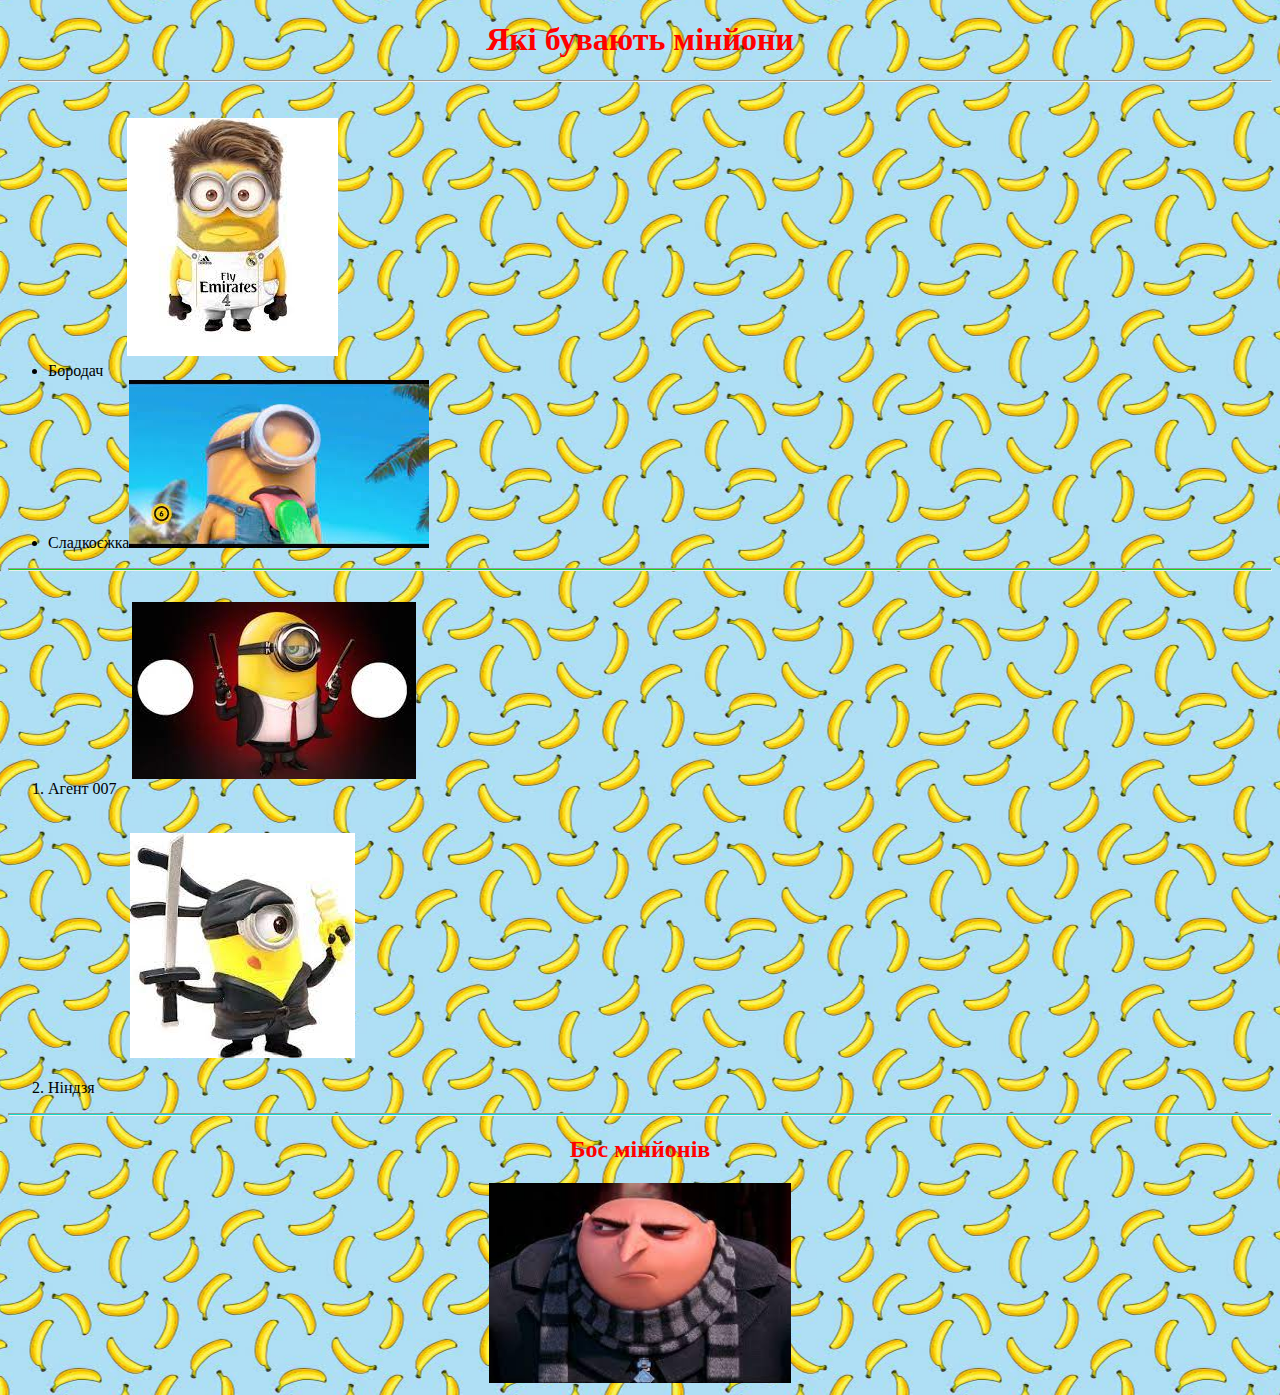
<file: Lesson 2/index.html>
<!DOCTYPE html>
<html lang="en">

<head>
    <meta charset="UTF-8">
    <meta name="viewport" content="width=device-width, initial-scale=1.0">
    <title>Homework2</title>
</head>

<body
    style="background-image:url([data-uri]);background-size: auto; background-position: center; background-repeat: auto;">
    <center>
        <h1 style="color: red;">Які бувають мінйони</h1>
    </center>
    <hr style="color: red;">
    <ul>
        <li> Бородач <img style="padding: 20px;"
                src="[data-uri]"
                alt=""></li>
        <li>Сладкоєжка<img
                src="[data-uri]"
                alt=""></li>
    </ul>
    <hr style="background-color: rgb(15, 214, 31); height: 1px; ">
    <ol>
        <li>Агент 007<img style="padding:15px;"
                src="[data-uri]"
                alt=""></li>
        <li>Ніндзя<img style="padding:35px;"
                src="[data-uri]"
                alt=""></li>
    </ol>
    <hr style="background-color: rgb(12, 219, 202); height: 1px;">
    <center>
        <h2 style="color: red;">Бос мінйонів</h2>
        <img style="width: 200p;height: 200px;"
         src="[data-uri]"
            alt="">
    </center>

</body>

</html>
</file>
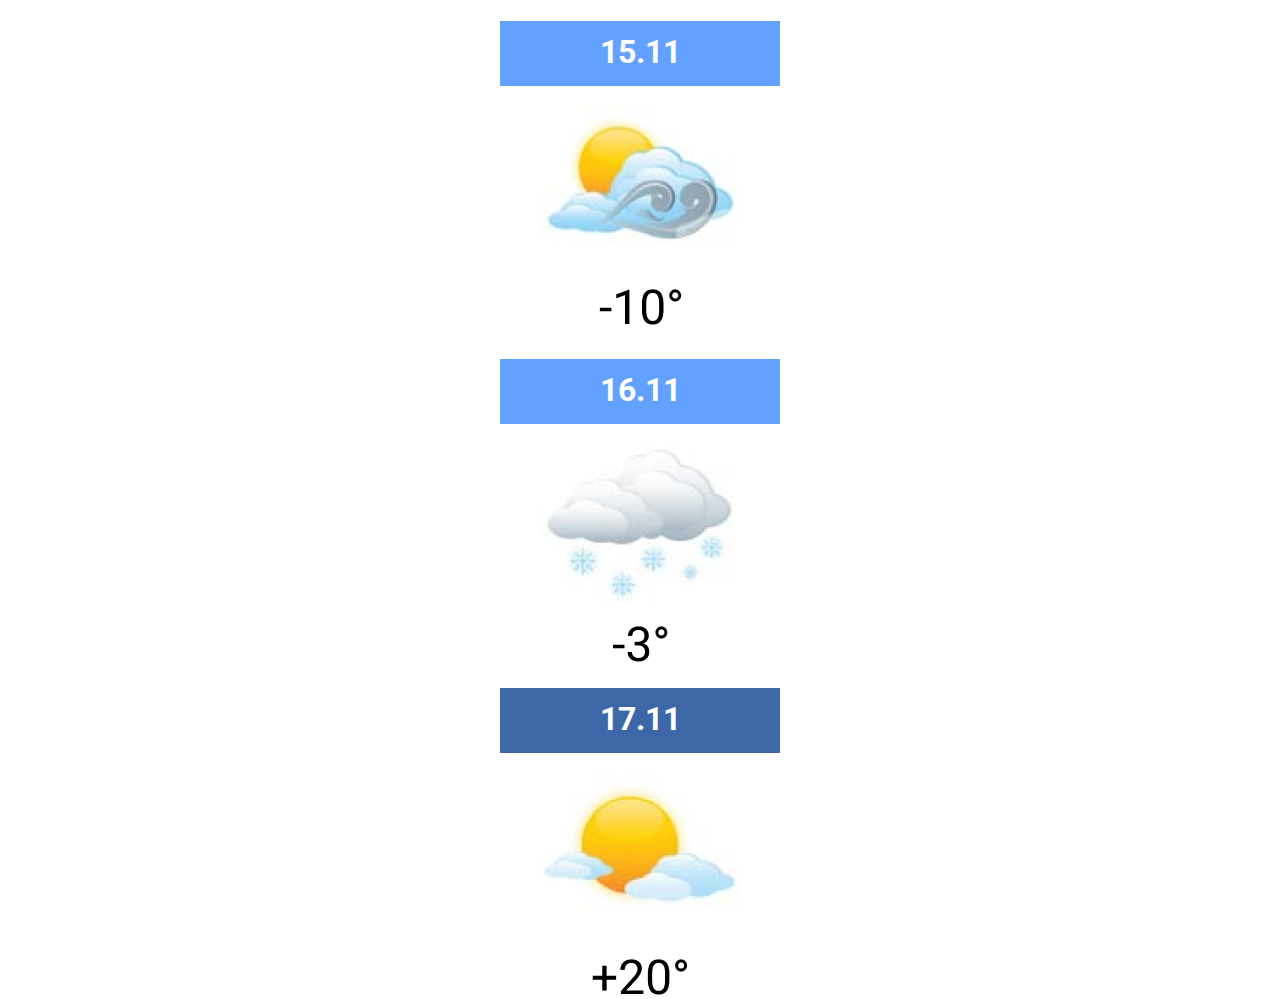
<file: Lesson 3/index.html>
<!DOCTYPE html>
<html lang="en">

<head>
    <meta charset="UTF-8">
    <link rel="preconnect" href="https://fonts.gstatic.com">
    <link href="https://fonts.googleapis.com/css2?family=Roboto:ital,wght@1,300&display=swap" rel="stylesheet">
    <meta name="viewport" content="width=device-width, initial-scale=1.0">
    <title>Homework 3</title>
</head>

<body style="background-color: #ffffff;">
    <center>
        <div>
            <div style="background-color: #62A1FF; width: 280px;height: 65px; ">

                <h1
                    style="color: #ffffff; padding:12px;width: 91.99; height: 42;font-family: -apple-system, BlinkMacSystemFont, 'Segoe UI', Roboto, Oxygen, Ubuntu, Cantarell, 'Open Sans', 'Helvetica Neue', sans-serif; ">
                    15.11
                </h1>
                <div style="margin: 20px;">
                    <img src="img/weather-blizzard 1sun.png" alt="Хмарно">
                </div>
                <div style="margin: 15px;">
                    <img src="img/-10°.png" alt="-10°">
                </div>
                <div style="background-color: #62A1FF; width: 280px;height: 65px; margin: 30px 30px 30px 0;">
                    <h1
                        style=" color: #ffffff; padding:12px;width: 91.99; height: 42;font-family: -apple-system, BlinkMacSystemFont, 'Segoe UI', Roboto, Oxygen, Ubuntu, Cantarell, 'Open Sans', 'Helvetica Neue', sans-serif; ">
                        16.11
                    </h1>
                    <div style="margin: 20px;">
                        <img src="img/weather-snow 1.png" alt="Снег">
                    </div>
                    <div style="margin: 15px;">
                        <img src="img/-3°.png" alt="-3°">
                    </div>
                    <div style="background-color: #3D67A7; width: 280px;height: 65px; ">
                        <h1
                            style="color: #ffffff; padding:12px;width: 91.99; height: 42;font-family: -apple-system, BlinkMacSystemFont, 'Segoe UI', Roboto, Oxygen, Ubuntu, Cantarell, 'Open Sans', 'Helvetica Neue', sans-serif; ">
                            17.11
                        </h1>
                    </div>
                    <div style="margin: 15px;">
                        <img src="img/weather-sun 1.png" alt="Сонячно">
                    </div>
                    <div style="margin: 20px;">
                        <img src="img/+20°.png" alt="+20°">
                    </div>
                </div>
            </div>


        </div>
    </center>

</body>

</html>
</file>
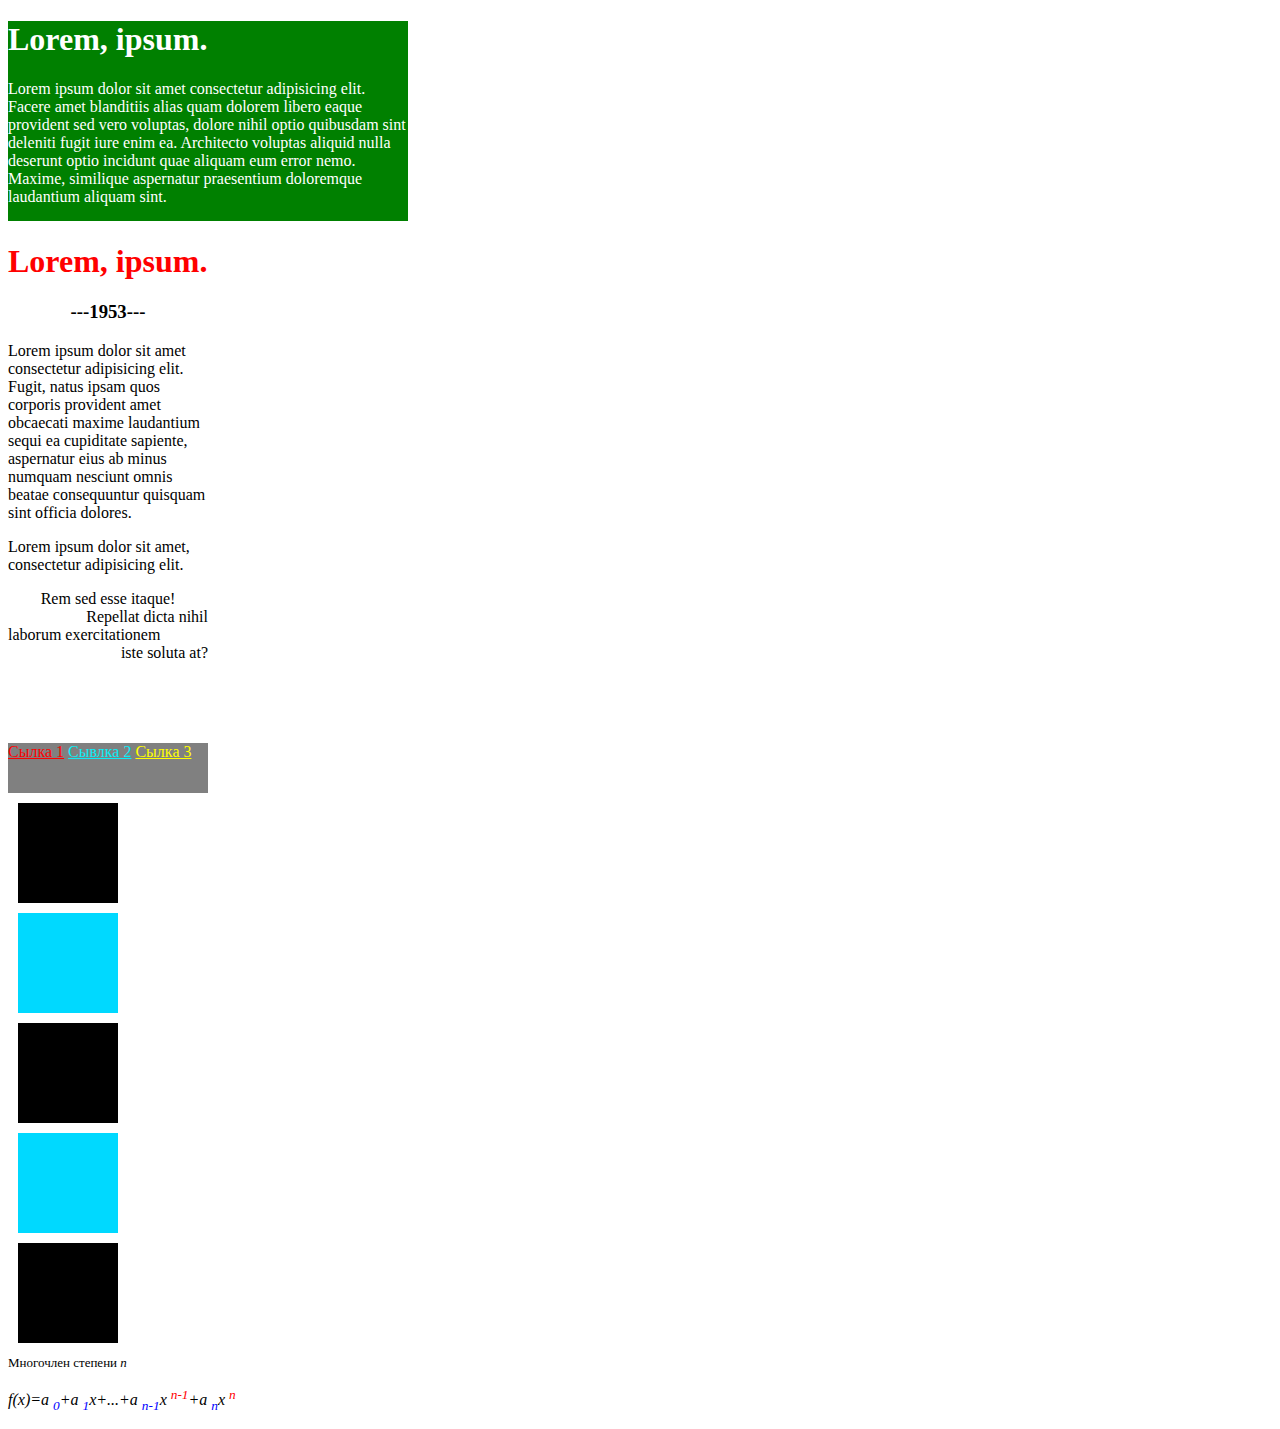
<file: Lesson 4/index.html>
<!DOCTYPE html>
<html lang="en">

<head>
	<link rel="stylesheet" href="style.css">
	<meta charset="UTF-8">
	<meta http-equiv="X-UA-Compatible" content="IE=edge">
	<meta name="viewport" content="width=device-width, initial-scale=1.0">
	<title>Document</title>
	<style>
		sub {
			color: blue;
		}

		sup {
			color: red;
		}
	</style>
</head>

<body>
	<div class="back-color">
		<div>
			<h1 class="color-head">
				Lorem, ipsum.
			</h1>
			<p class="color-head">
				Lorem ipsum dolor sit amet consectetur adipisicing elit. Facere amet blanditiis alias quam dolorem libero
				eaque provident sed vero voluptas, dolore nihil optio quibusdam sint deleniti fugit iure enim ea. Architecto
				voluptas aliquid nulla deserunt optio incidunt quae aliquam eum error nemo. Maxime, similique aspernatur
				praesentium doloremque laudantium aliquam sint.
			</p>
		</div>
	</div>


	<div>
		<div class="wihe">
			<h1 class="color-head2">
				Lorem, ipsum.
			</h1>
			<h3 class="h3">
				---1953---
			</h3>
			<p>
				Lorem ipsum dolor sit amet consectetur adipisicing elit. Fugit, natus ipsam quos corporis provident amet
				obcaecati maxime laudantium sequi ea cupiditate sapiente, aspernatur eius ab minus numquam nesciunt omnis
				beatae consequuntur quisquam sint officia dolores.
			</p>
			<p>
				Lorem ipsum dolor sit amet, consectetur adipisicing elit.
			</p>
			<div class="centeralight">
				Rem sed esse itaque!
			</div>
			<div class="rightcenter">
				Repellat dicta nihil
			</div>
			<div class="leftalight">
				laborum
				exercitationem
			</div>
			<div class="rightcenter">
				iste soluta at?
			</div>
		</div>
	</div>
	<div class="back-color2">
		<div>
			<a class="link3" href="https://www.google.com/webhp?hl=ru&sa=X&ved=0ahUKEwjzsKO19sHuAhWMOcAKHb1oAzoQPAgI">Сылка
				1</a>
			<span><a class="link1" href="https://www.youtube.com">Сывлка 2</a></span>
			<span><a class="link2"
					href="https://www.facebook.com/campaign/landing.php?campaign_id=1600506847&extra_1=s%7Cc%7C303881997266%7Ce%7Cfacebook%7C&placement=&creative=303881997266&keyword=facebook&partner_id=googlesem&extra_2=campaignid%3D1600506847%26adgroupid%3D60825662376%26matchtype%3De%26network%3Dg%26source%3Dnotmobile%26search_or_content%3Ds%26device%3Dc%26devicemodel%3D%26adposition%3D%26target%3D%26targetid%3Dkwd-541132862%26loc_physical_ms%3D1012835%26loc_interest_ms%3D%26feeditemid%3D%26param1%3D%26param2%3D&gclid=CjwKCAiAjeSABhAPEiwAqfxURUeVYFiWPgF7ahNJMwNa5j4C1GI33MtWAhjti9KmveaHSDOTyjMAQhoCB34QAvD_BwE">Сылка
					3</a></span>
		</div>

	</div>
	<div class="div135">

	</div>
	<div class="div24">

	</div>
	<div class="div135">

	</div>
	<div class="div24">

	</div>
	<div class="div135">

	</div>
	<div>
		<span class="span"> Многочлен степени <i>n</i></span>
	</div>
	<div>
		<p class="p">
			f(x)=a <sub>0</sub>+a <sub>1</sub>x+...+a <sub>n-1</sub>x <sup>n-1</sup>+a <sub>n</sub>x <sup>n</sup>
		</p>
	</div>

</body>

</html>
</file>
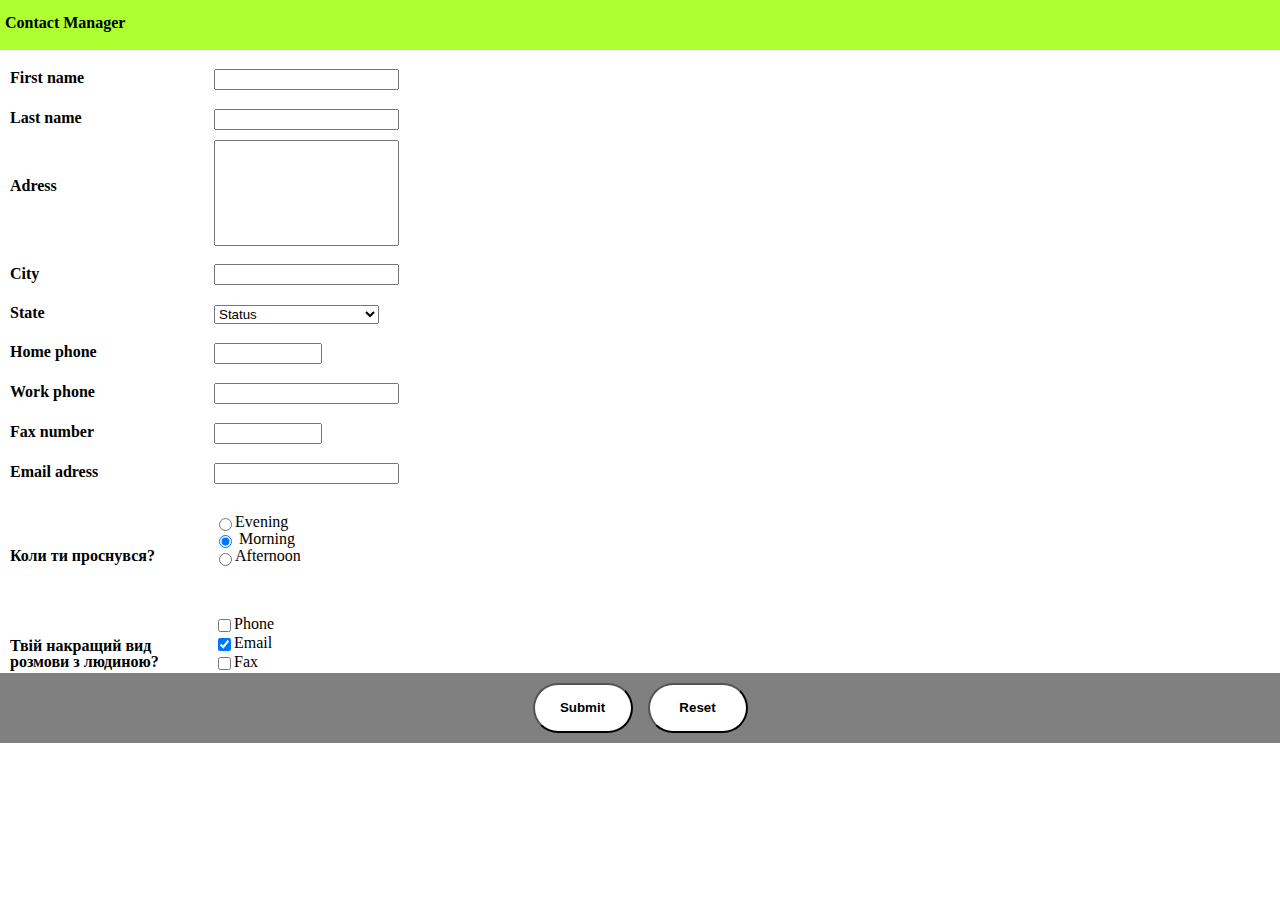
<file: Lesson 6/index.html>
<!DOCTYPE html>
<html lang="en">

<head>
	<link rel="stylesheet" href="css/reset.css">
	<link rel="stylesheet" href="css/style.css">
	<meta charset="UTF-8">
	<meta http-equiv="X-UA-Compatible" content="IE=edge">
	<meta name="viewport" content="width=device-width, initial-scale=1.0">
	<title>Homework 6</title>
</head>

<body>
	<div class="header">
		<p class="text">Contact Manager</p>
	</div>
	<label for="name">First name </label>
	<input type="text" id="name">
	<br>
	<label for="lastnema">Last name</label>
	<input type="text" id="lastame">
	<br>
	<label for="adress">Adress</label>
	<input class="input" type="text" id="adress">
	<br>
	<label for="city">City</label>
	<input type="text" id="city">
	<br>
	<label for="state">State</label>
	<select class="select" name="select">
		<option value="status" selected>Status</option>
		<option value="married">Married</option>
		<option value="hitched">Hitched</option>
		<option value="ringed">Ringed</option>
	</select>
	<br>
	<label for="Home phone">Home phone</label>
	<input class="tel" id="#">
	<br>
	<label for="Work phone">Work phone</label>
	<input type="tel" id="#">
	<br>
	<label for="Fax number">Fax number</label>
	<input class="tel" id="#">
	<br>
	<label for="email adress">Email adress</label>
	<input type="#" id="#">
	<br>
	<div>
		<label for="">Коли ти проснувся?</label>
		<div class="radio">
			<input type="radio" name="#" id="#">Evening <br>
			<input type="radio" name="#" id="#" checked> Morning <br>
			<input type="radio" name="#" id="#">Afternoon <br>
		</div>
		<br>
		<label for="">Твій накращий вид розмови з людиною?</label>
		<div class="checkbox">
			<input type="checkbox" name="#" id="#">Phone <br>
			<input type="checkbox" name="#" id="#" checked>Email <br>
			<input type="checkbox" name="#" id="#">Fax <br>
		</div>
		<div class="footer">
			<button class="btn">
				Submit
			</button>
			<button class="btn">
				Reset
			</button>
		</div>
	</div>
</body>

</html>
</file>
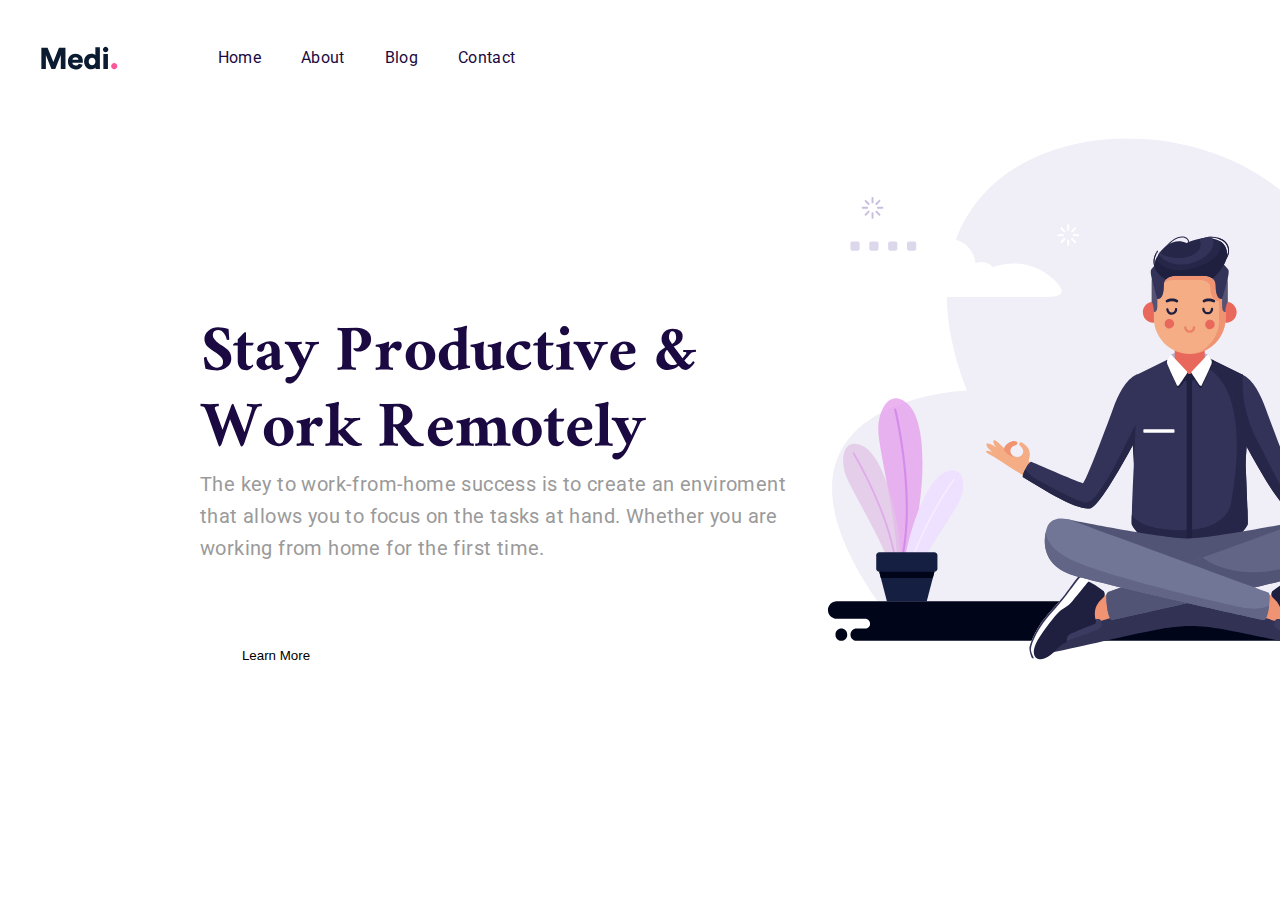
<file: Lesson 8/index.html>
<!DOCTYPE html>
<html lang="en">

<head>
	<meta charset="UTF-8">
	<meta http-equiv="X-UA-Compatible" content="IE=edge">
	<meta name="viewport" content="width=device-width, initial-scale=1.0">
	<link rel="stylesheet" href="css/reset.css">
	<link rel="stylesheet" href="css/style.css">
	<link rel="preconnect" href="https://fonts.gstatic.com">
	<link href="https://fonts.googleapis.com/css2?family=Roboto&display=swap" rel="stylesheet">
	<title>Homework 8</title>
</head>

<body>
	<div class="wrapper">
		<div class="header">

			<img class="header__logo" src="img/logo.svg" alt="logo">

			<ul class="header__menu">
				<li class="header__menu-item"><a href="#" class="header__menu-link">Home</a></li>
				<li class="header__menu-item"><a href="#" class="header__menu-link">About</a></li>
				<li class="header__menu-item"><a href="#" class="header__menu-link">Blog</a></li>
				<li class="header__menu-item"><a href="#" class="header__menu-link">Contact</a></li>
			</ul>
			<button class="btn__sign-in">Sign In</button>
			<button class="btn__sign-up">Sign Up</button>
		</div>
		<div class="about">
			<div class="about__items">
				<p class="about__title"><img src="img/logo2.svg" alt="#"></p>
				<p class="about__text">The key to work-from-home success is to create an
					enviroment that allows you to focus on the tasks at hand. Whether you are working from home for the first
					time.</p>

				<button class="about__btn"> Learn More</button>

			</div>
			<img class="about-man" src="img/man.svg" alt="">
		</div>
	</div>

</body>

</html>
</file>
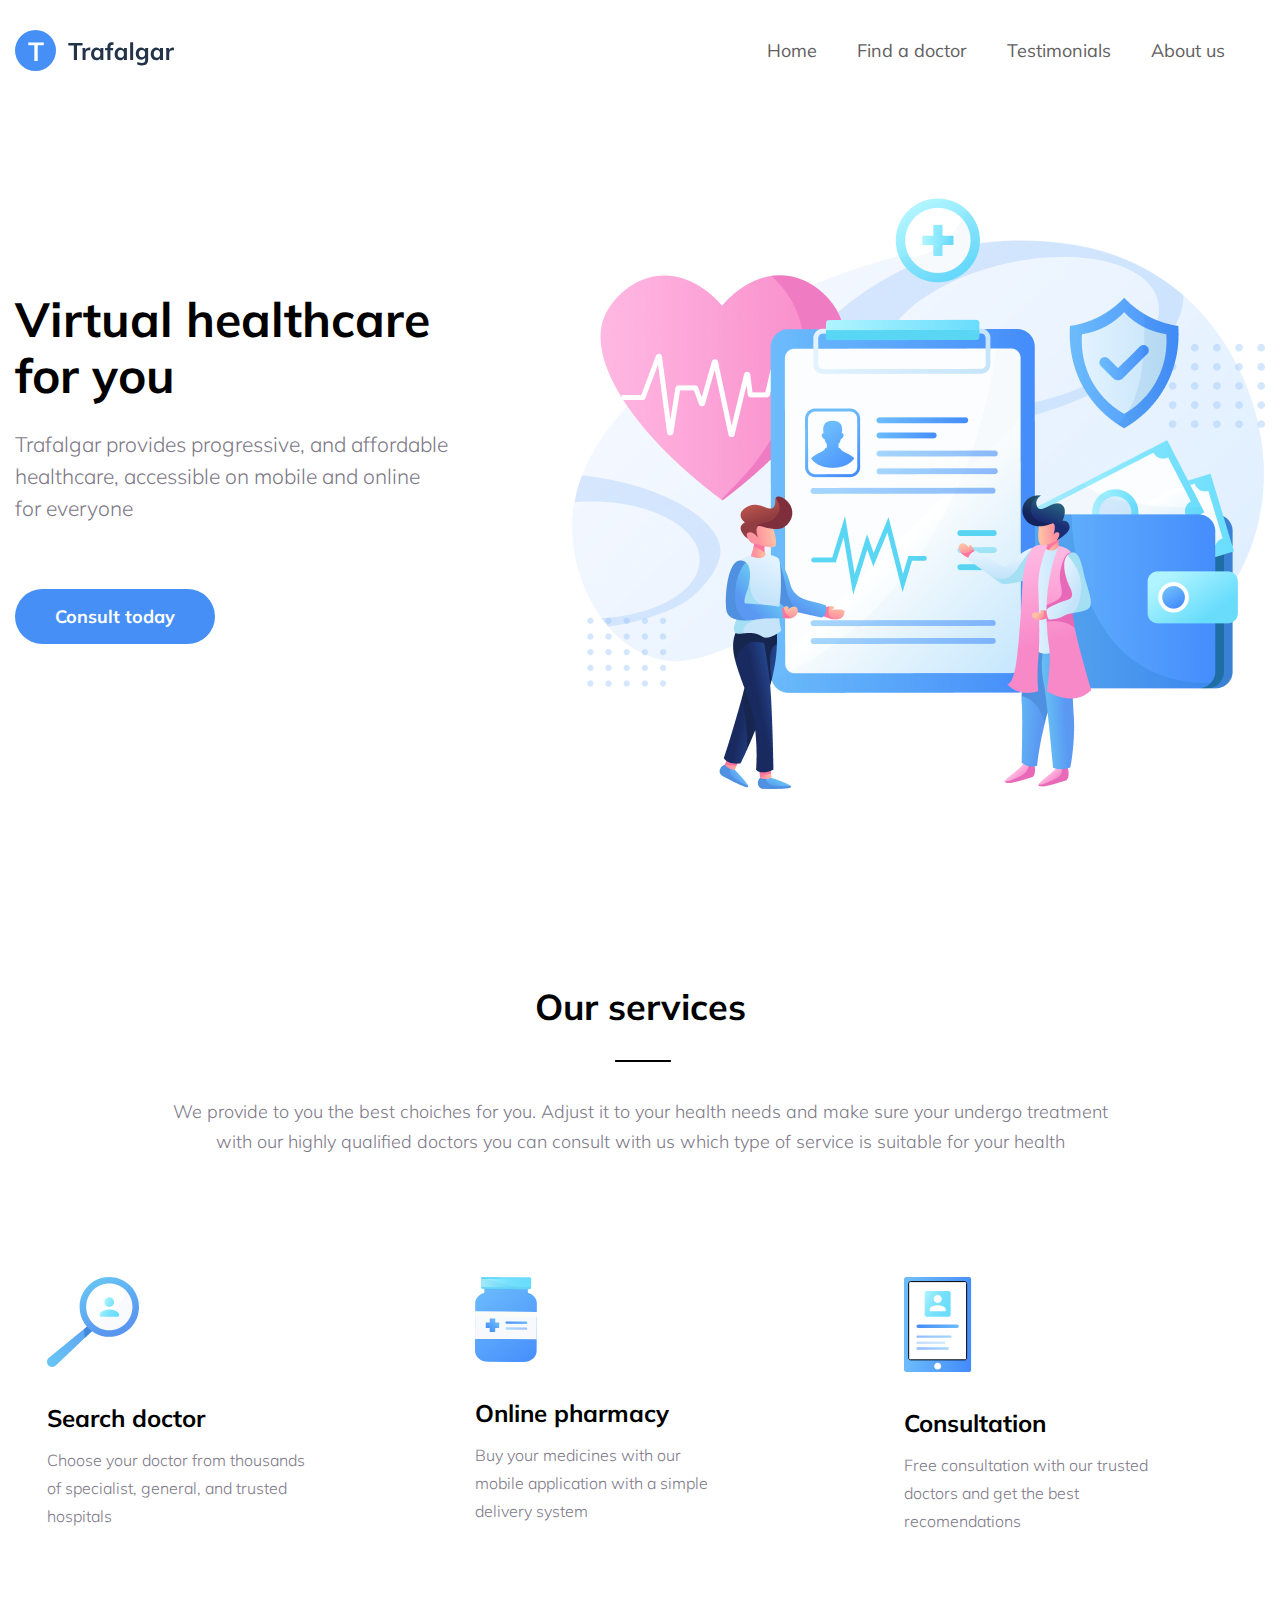
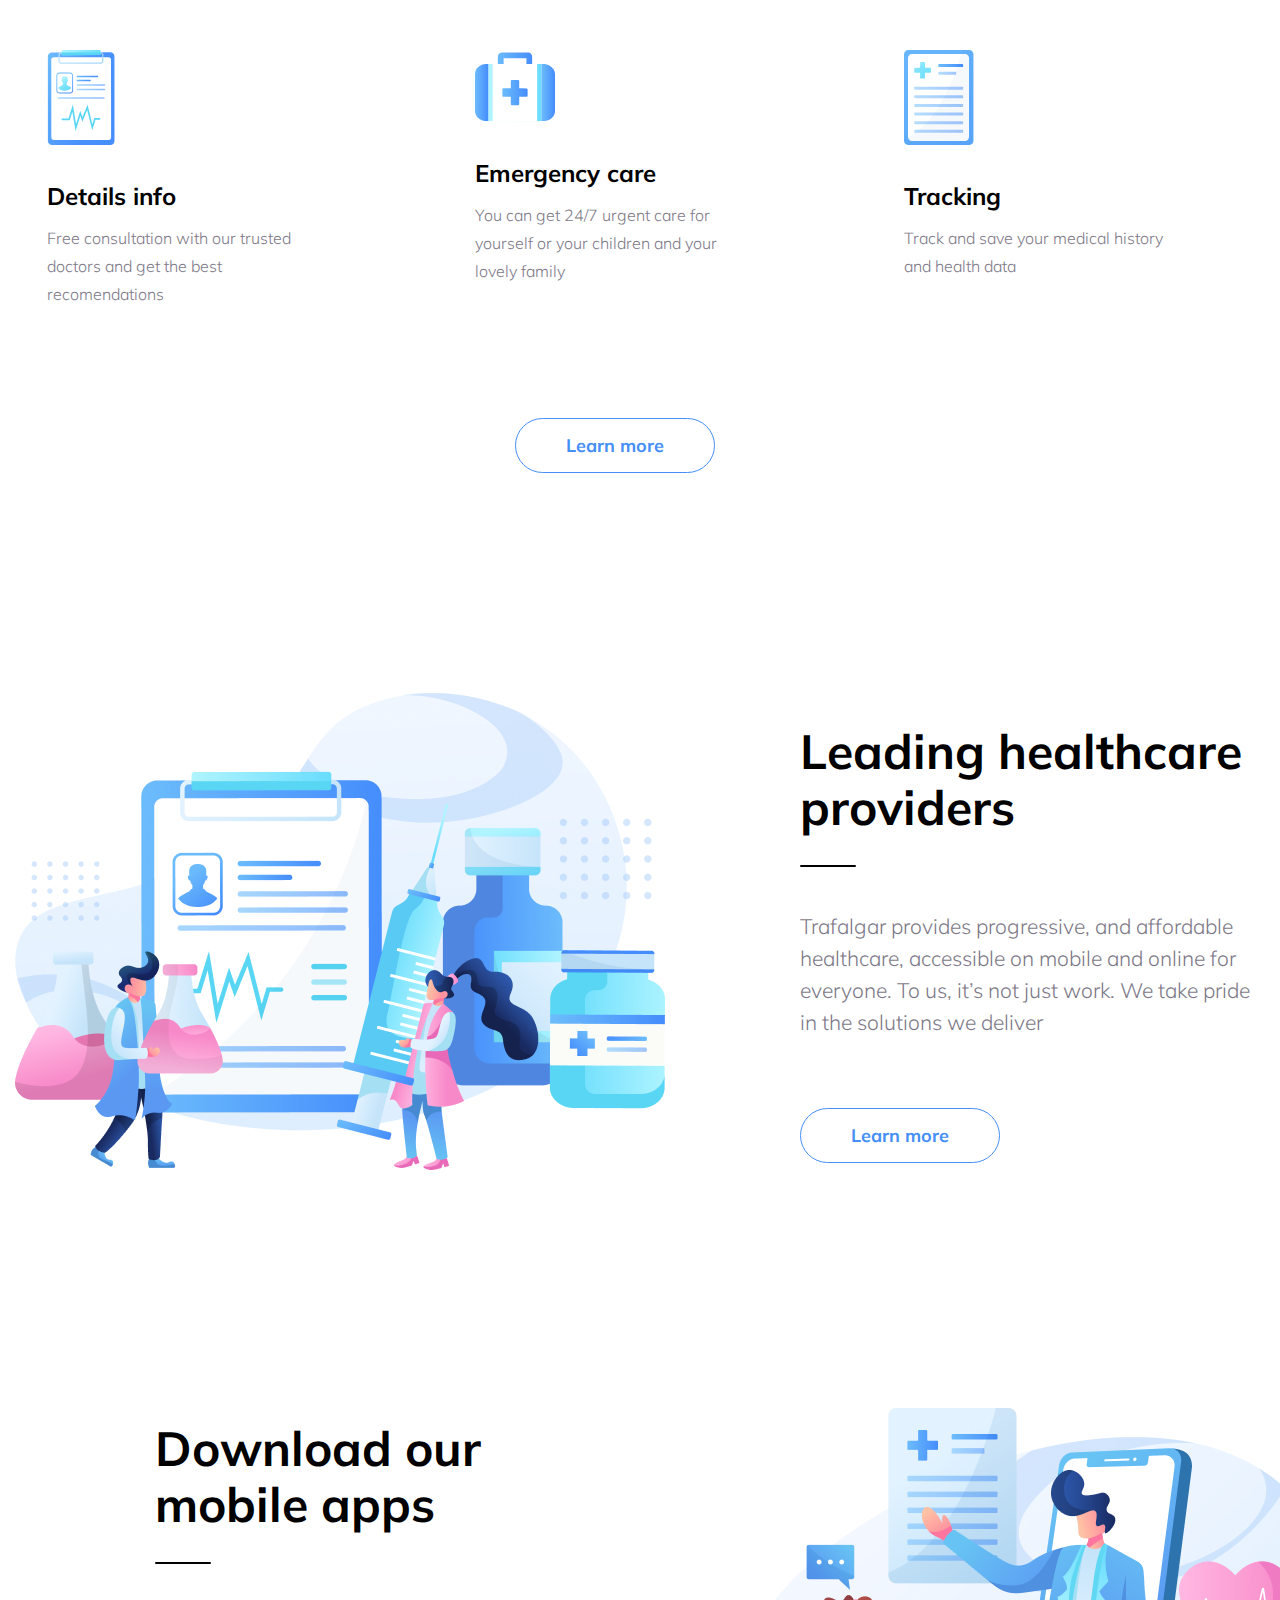
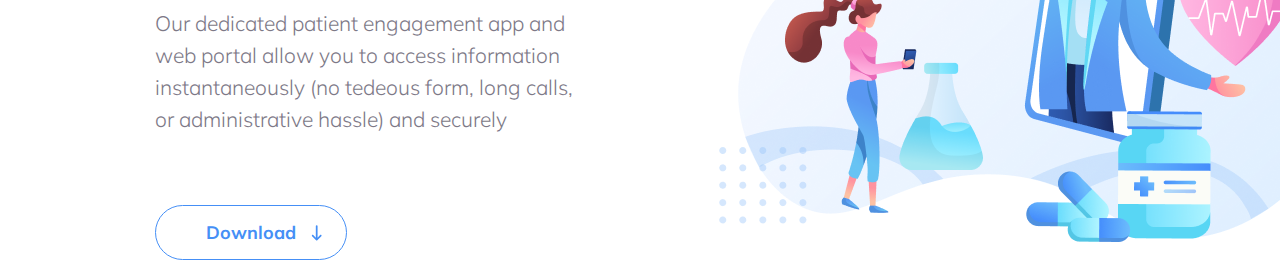
<file: traflgar/index.html>
<!DOCTYPE html>
<html lang="en">

<head>
	<link rel="stylesheet" href="css/reset.css">
	<link rel="stylesheet" href="css/style.css">
	<link rel="preconnect" href="https://fonts.gstatic.com">
	<link href="https://fonts.googleapis.com/css2?family=Mulish:wght@300;400;700&display=swap" rel="stylesheet">
	<meta charset="UTF-8">
	<meta http-equiv="X-UA-Compatible" content="IE=edge">
	<meta name="viewport" content="width=device-width, initial-scale=1.0">
	<title>Traflgar</title>
</head>

<body>
	<div class="wrapper">
		<div class="header">

			<img class="header__logo" src="img/header/logo.svg" alt="logo">

			<ul class="header__menu">
				<li class="header__menu-item"><a href="#" class="header__menu-link">Home</a></li>
				<li class="header__menu-item"><a href="#" class="header__menu-link">Find a doctor</a></li>
				<li class="header__menu-item"><a href="#" class="header__menu-link">Testimonials</a></li>
				<li class="header__menu-item"><a href="#" class="header__menu-link">About us</a></li>
			</ul>
		</div>
		<div class="about">
			<div class="about__items">
				<p class="about__title">Virtual healthcare for you</p>
				<p class="about__text">Trafalgar provides progressive, and affordable<br>
					healthcare, accessible on mobile and online<br>
					for everyone</p>

				<button class="about__btn"> Consult today</button>

			</div>
			<img class="about-man" src="img/about/about.svg" alt="">
		</div>

		<div class="service">
			<div class="service__inner container">
				<h1 class="service__title">Our services</h1>
				<img class="service__line" src="img/service/line.svg" alt="">
				<p class="service__text">We provide to you the best choiches for you. Adjust it to your health needs and
					make sure your undergo treatment<br> with our highly qualified doctors you can consult with us which type
					of
					service is suitable for your health</p>
			</div>
			<div class="service__grids">
				<div class="service__grid">
					<img class="service__grid-img" src="img/service/01.svg" alt="">
					<h3 class="service__grid-title">Search doctor</h3>
					<p class="service__grid-text">Choose your doctor from thousands<br> of specialist, general, and
						trusted<br>
						hospitals</p>
				</div>

				<div class="service__grid">
					<img class="service__grid-img" src="img/service/02.svg" alt="">
					<h3 class="service__grid-title">Online pharmacy</h3>
					<p class="service__grid-text">Buy your medicines with our<br> mobile application with a simple<br>
						delivery
						system</p>
				</div>

				<div class="service__grid">
					<img class="service__grid-img" src="img/service/03.svg" alt="">
					<h3 class="service__grid-title">Consultation</h3>
					<p class="service__grid-text">Free consultation with our trusted<br>doctors and get the best<br>
						recomendations
					</p>
				</div>

				<div class="service__grid">
					<img class="service__grid-img" src="img/service/04.svg" alt="">
					<h3 class="service__grid-title">Details info</h3>
					<p class="service__grid-text">Free consultation with our trusted<br> doctors and get the best<br>
						recomendations
					</p>
				</div>

				<div class="service__grid">
					<img class="service__grid-img" src="img/service/05.svg" alt="">
					<h3 class="service__grid-title">Emergency care</h3>
					<p class="service__grid-text">You can get 24/7 urgent care for<br> yourself or your children and your<br>
						lovely family</p>
				</div>

				<div class="service__grid">
					<img class="service__grid-img" src="img/service/06.svg" alt="">
					<h3 class="service__grid-title">Tracking</h3>
					<p class="service__grid-text">Track and save your medical history<br>and health data </p>
				</div>
			</div>
			<button class="service__grid-btn">Learn more</button>
		</div>


		<div class="provider">
			<div class="provider__inner container">

				<img class="provider-people" src="img/providers/logo1.svg" alt="">

				<div class="provider__items">
					<p class="provider__title">Leading healthcare<br> providers</p>
					<img class="provider__img" src="img/providers/line.svg" alt="">
					<p class="provider__text">Trafalgar provides progressive, and affordable<br> healthcare, accessible on
						mobile and online for<br> everyone. To us, it’s not just work. We take pride<br>
						in the solutions we deliver</p>

					<button class="provider__btn"> Learn more</button>

				</div>
			</div>
		</div>

		<div class="provider2">
			<div class="provider2__inner container">

				<div class="provider2__items">
					<p class="provider2__title">Download our<br>
						mobile apps</p>
					<img class="provider2__img" src="img/providers/line.svg" alt="">
					<p class="provider2__text">Our dedicated patient engagement app and<br>
						web portal allow you to access information<br> instantaneously (no tedeous form, long calls,<br>
						or administrative hassle) and securely</p>

					<button class="provider2__btn"> Download</button>
				</div>
				<img class="provider2-people" src="img/providers/logo2.svg" alt="">
			</div>
		</div>
	</div>
</body>

</html>
</file>
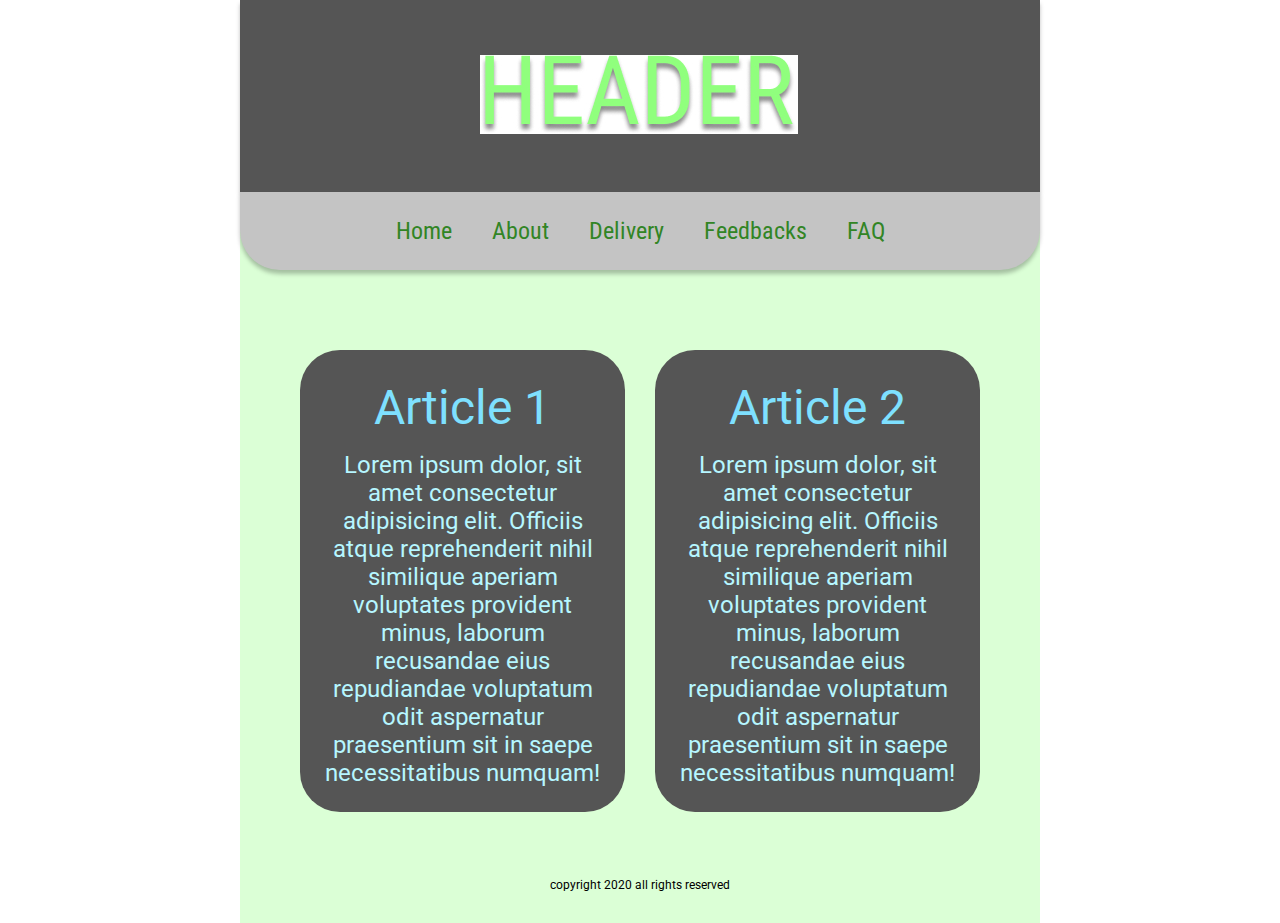
<file: Урок 5/index.html>
<!DOCTYPE html>
<html lang="en">

<head>
	<link rel="stylesheet" href="css/reset.css">
	<link rel="stylesheet" href="css/style.css">
	<link rel="preconnect" href="https://fonts.gstatic.com">
	<link href="https://fonts.googleapis.com/css2?family=Roboto&family=Roboto+Condensed&display=swap" rel="stylesheet">
	<link rel="preconnect" href="https://fonts.gstatic.com">
	<link href="https://fonts.googleapis.com/css2?family=Roboto&display=swap" rel="stylesheet">
	<meta charset="UTF-8">
	<meta http-equiv="X-UA-Compatible" content="IE=edge">
	<meta name="viewport" content="width=device-width, initial-scale=1.0">
	<title>Clsswork 5</title>
</head>

<body>
	<div class="wrapper">
		<div class="header">
			<img class="logo" src="img/HEADER.jpg" alt="logo">
		</div>

		<div class="menu">
			<ul class="menu__items">
				<li class="menu__item"><a href="#" class="menu__link">Home</a></li>
				<li class="menu__item"><a href="#" class="menu__link">About</a></li>
				<li class="menu__item"><a href="#" class="menu__link">Delivery</a></li>
				<li class="menu__item"><a href="#" class="menu__link">Feedbacks</a></li>
				<li class="menu__item"><a href="#" class="menu__link">FAQ</a></li>
			</ul>
		</div>
		<div class="about">
			<div class="about__item">
				<p class="about__item-article">Article 1</p>
				<p class="about__item-text">Lorem ipsum dolor, sit amet consectetur adipisicing elit. Officiis atque
					reprehenderit
					nihil similique aperiam voluptates provident minus, laborum recusandae eius repudiandae voluptatum odit
					aspernatur praesentium sit in saepe necessitatibus numquam!</p>
			</div>
			<div class="about__item">
				<p class="about__item-article">Article 2</p>
				<p class="about__item-text">Lorem ipsum dolor, sit amet consectetur adipisicing elit. Officiis atque
					reprehenderit
					nihil similique aperiam voluptates provident minus, laborum recusandae eius repudiandae voluptatum odit
					aspernatur praesentium sit in saepe necessitatibus numquam!</p>
			</div>
		</div>

		<div class="footer">
			copyright 2020 all rights reserved
		</div>
	</div>
</body>

</html>
</file>
<file: Lesson 4/style.css>
.color-head{
	color: white;
}
.back-color{
	background-color: green;
	width: 400px;
	height: 200px;
}
.color-head2{
	color: red;
}
.h3{
	text-align: center;
}
.wihe{
	width: 200px;
	height: 500px;
}
.centeralight{
	text-align: center;
}
.rightcenter{
	text-align: right;
}
.leftalight{
	text-align: left;
}
.back-color2{
	background-color: gray;
	width: 200px;
	height: 50px;
}
.link3{
	color: red;
}
.link1{
	color:rgb(8, 239, 247)
}
.link2{
	color: yellow;
}
.div135{
background-color: black;
width: 100px;
height: 100px;
margin: 10px;
}
.div24{
	background-color: rgb(0, 217, 255);
	width: 100px;
	height: 100px;
	margin: 10px;
}
.p{
	font-style: italic;
}
.span{
	font-size: 13px;
}
</file>
<file: Lesson 6/css/style.css>
label{
	width: 200px;
	display: inline-block;
	margin-top: 20px;
	padding-left: 10px;
	font-weight: 600;
}
.header{
	background-color: greenyellow;
	height: 50px;
}
.text {
	padding: 15px 5px;
	font-weight: 600;
}
.input{
	height: 100px;
	margin-top: 10px;
}
.select{
	width: 165px;
}
.tel{
	width: 100px;
}
.radio{
	display: inline-block;
	padding-top: 30px;
}.checkbox{
	display: inline-block;
	padding-top: 50px;	
}
.footer{
	display: flex;
	align-items: center;
	justify-content: center	;
	background-color: gray;
	height: 70px;
}
.btn{
	font-weight: 600;
	border-radius: 100px;
	width: 100px;	
	height: 50px;
	margin-right: 15px;
	background-color: white;
	color: black;
}
.btn:last-child{
	margin-right: 0;
}
.btn:hover{
	background-color: greenyellow;
	transition: all 0.5s;
}
</file>
<file: Lesson 8/css/style.css>
body {
  font-family: -apple-system, BlinkMacSystemFont, 'Segoe UI', Roboto, Oxygen, Ubuntu, Cantarell, 'Open Sans', 'Helvetica Neue', sans-serif;
}

* {
  -webkit-box-sizing: border-box;
          box-sizing: border-box;
}

a {
  text-decoration: none;
  color: inherit;
}

ul {
  list-style: none;
}

.wrapper {
  width: 1600px;
  margin: 0 auto;
}

.header {
  display: -webkit-box;
  display: -ms-flexbox;
  display: flex;
  -webkit-box-pack: center;
      -ms-flex-pack: center;
          justify-content: center;
  -webkit-box-align: center;
      -ms-flex-align: center;
          align-items: center;
  padding: 30px 0;
}

.header__logo {
  margin-right: 100px;
}

.header__menu {
  display: -webkit-box;
  display: -ms-flexbox;
  display: flex;
  margin-right: 750px;
}

.header__menu-item {
  margin-right: 40px;
  font-family: Roboto;
  font-size: 16px;
  line-height: 24px;
  text-align: center;
  letter-spacing: 0.02em;
  color: #1B0A42;
}

.btn__sign-in {
  margin-right: 10px;
}

.btn__sign-in, .btn__sign-up {
  font-family: -apple-system, BlinkMacSystemFont, 'Segoe UI', Roboto, Oxygen, Ubuntu, Cantarell, 'Open Sans', 'Helvetica Neue', sans-serif;
  font-size: 16px;
  margin-right: 15px;
  padding: 18px 30px;
  border: none;
  outline: none;
  background: transparent;
  cursor: pointer;
}

.btn__sign-in:hover, .btn__sign-up:hover {
  background-color: #FC569A;
  color: white;
  -webkit-transition: all 0.5s;
  transition: all 0.5s;
  border-radius: 6px;
}

/* ABOUT */
.about {
  display: -webkit-box;
  display: -ms-flexbox;
  display: flex;
}

.about__items {
  margin-top: 210px;
  margin-left: 200px;
}

.about__text {
  font-family: Roboto;
  font-size: 20px;
  line-height: 32px;
  margin-top: 5px;
  letter-spacing: 0.02em;
  color: #9A9A9A;
}

.about__btn {
  margin-top: 60px;
  width: 152px;
  height: 63.82px;
  left: 200px;
  top: 588.71px;
  border: none;
  outline: none;
  background: transparent;
  cursor: pointer;
}

.about__btn:hover {
  -webkit-transition: all 0.5s;
  transition: all 0.5s;
  background: #FC569A;
  border-radius: 6px;
}
</file>
<file: traflgar/css/style.css>
* {
  -webkit-box-sizing: border-box;
          box-sizing: border-box;
}

a {
  text-decoration: none;
  color: inherit;
}

ul {
  list-style: none;
}

.wrapper {
  width: 1250px;
  margin: 0 auto;
}

.header {
  display: -webkit-box;
  display: -ms-flexbox;
  display: flex;
  -webkit-box-pack: justify;
      -ms-flex-pack: justify;
          justify-content: space-between;
  -webkit-box-align: center;
      -ms-flex-align: center;
          align-items: center;
  padding: 30px 0;
}

.header__menu {
  display: -webkit-box;
  display: -ms-flexbox;
  display: flex;
}

.header__menu-item {
  margin-right: 40px;
  font-family: Mulish;
  font-size: 18px;
  line-height: 23px;
  color: #616060;
}

/* ABOUT */
.about {
  display: -webkit-box;
  display: -ms-flexbox;
  display: flex;
}

.about__items {
  margin-top: 190px;
}

.about__title {
  font-family: Mulish;
  font-weight: bold;
  font-size: 48px;
  line-height: 56px;
  color: #000000;
  mix-blend-mode: normal;
}

.about__text {
  font-family: Mulish;
  font-style: normal;
  font-weight: 300;
  font-size: 21px;
  line-height: 32px;
  margin-top: 25px;
  color: #7D7987;
}

.about__btn {
  margin-top: 65px;
  width: 200px;
  height: 55px;
  font-family: Mulish;
  font-weight: bold;
  font-size: 18px;
  line-height: 60px;
  display: -webkit-box;
  display: -ms-flexbox;
  display: flex;
  -webkit-box-align: center;
      -ms-flex-align: center;
          align-items: center;
  padding: 18px 40px;
  color: #FFFFFF;
  background-color: #458FF6;
  border-radius: 55px;
  border: none;
  outline: none;
  cursor: pointer;
}

.about-man {
  margin-top: 90px;
  margin-left: 100px;
}

.service__inner {
  display: -ms-grid;
  display: grid;
}

.service__title {
  text-align: center;
  font-family: Mulish;
  font-style: normal;
  font-weight: bold;
  padding-top: 190px;
  padding-bottom: 25px;
  font-size: 36px;
  line-height: 56px;
  color: #000000;
  mix-blend-mode: normal;
}

.service__line {
  text-align: center;
  width: 56px;
  height: 2px;
  margin-left: 600px;
  top: 1049px;
  background: #000000;
  border-radius: 5px;
}

.service__text {
  font-family: Mulish;
  font-style: normal;
  font-weight: 300;
  font-size: 18px;
  line-height: 30px;
  padding-top: 35px;
  padding-bottom: 80px;
  text-align: center;
  color: #7D7987;
  mix-blend-mode: normal;
}

.service__grids {
  display: -ms-grid;
  display: grid;
  -ms-grid-columns: (1fr)[3];
      grid-template-columns: repeat(3, 1fr);
  gap: 35px;
}

.service__grid {
  padding: 40px 32px;
  background-color: #fff;
  border-radius: 8px;
}

.service__grid-img {
  margin-bottom: 20px;
}

.service__grid-title {
  font-family: Mulish;
  font-style: normal;
  font-weight: bold;
  font-size: 24px;
  line-height: 56px;
  color: #000000;
  mix-blend-mode: normal;
}

.service__grid-text {
  font-family: Mulish;
  font-style: normal;
  font-weight: 300;
  font-size: 16px;
  line-height: 28px;
  color: #7D7987;
  mix-blend-mode: normal;
}

.service__grid-btn {
  font-family: Mulish;
  font-style: normal;
  font-weight: bold;
  font-size: 18px;
  color: #458FF6;
  mix-blend-mode: normal;
  margin-left: 500px;
  border: 1.4px solid #458FF6;
  background-color: inherit;
  padding: 15px 50px;
  margin-top: 70px;
  -webkit-box-sizing: border-box;
          box-sizing: border-box;
  border-radius: 55px;
}

.provider {
  display: -webkit-box;
  display: -ms-flexbox;
  display: flex;
  margin-right: 100px;
  width: 1280px;
}

.provider__inner {
  display: -webkit-box;
  display: -ms-flexbox;
  display: flex;
}

.provider-people {
  margin-top: 220px;
  margin-right: 135px;
}

.provider__items {
  margin-top: 250px;
}

.provider__title {
  font-family: Mulish;
  font-weight: bold;
  font-size: 48px;
  line-height: 56px;
  color: #000000;
  mix-blend-mode: normal;
}

.provider__img {
  margin-top: 30px;
  margin-bottom: 15px;
}

.provider__text {
  font-family: Mulish;
  font-style: normal;
  font-weight: 300;
  font-size: 21px;
  line-height: 32px;
  margin-top: 25px;
  color: #7D7987;
}

.provider__btn {
  font-family: Mulish;
  font-style: normal;
  font-weight: bold;
  font-size: 18px;
  color: #458FF6;
  border: 1.4px solid #458FF6;
  background-color: inherit;
  padding: 15px 50px;
  margin-top: 70px;
  border-radius: 55px;
  cursor: pointer;
}

.provider2 {
  display: -webkit-box;
  display: -ms-flexbox;
  display: flex;
  margin-right: 100px;
  width: 1400px;
}

.provider2__inner {
  display: -webkit-box;
  display: -ms-flexbox;
  display: flex;
}

.provider2-people {
  margin-top: 220px;
  margin-left: 135px;
}

.provider2__items {
  margin-top: 250px;
  margin-left: 140px;
}

.provider2__title {
  font-family: Mulish;
  font-weight: bold;
  font-size: 48px;
  line-height: 56px;
  color: #000000;
  mix-blend-mode: normal;
}

.provider2__img {
  margin-top: 30px;
  margin-bottom: 15px;
}

.provider2__text {
  font-family: Mulish;
  font-style: normal;
  font-weight: 300;
  font-size: 21px;
  line-height: 32px;
  margin-top: 25px;
  color: #7D7987;
}

.provider2__btn {
  font-family: Mulish;
  font-style: normal;
  font-weight: bold;
  font-size: 18px;
  color: #458FF6;
  background-image: url(../img/providers/Vector.svg);
  background-repeat: no-repeat;
  background-position: 155px;
  border: 1.4px solid #458FF6;
  background-color: inherit;
  padding: 15px 50px;
  margin-top: 70px;
  border-radius: 55px;
  cursor: pointer;
}
</file>
<file: Урок 5/css/style.css>
*{
	box-sizing: border-box;
}
a{
	text-decoration: none;
	color: inherit;
}
ul{
	list-style: none;
}
.wrapper{
	width: 800px;
	margin: 0 auto;

	background: #DBFFD6;
}
.header {
	padding: 55px 240px;
	background: #555555;
	box-shadow: 0px 4px 4px rgba(0, 0, 0, 0.25);
}
.menu__items{
	display: flex;
	justify-content: center;

	padding: 25px 0px;
	background: #C4C4C4;
	box-shadow: 0px 4px 4px rgba(0, 0, 0, 0.25);
	border-radius: 0px 0px 40px 40px;
}
.menu__item{
	margin-right: 40px;

	font-family: Roboto Condensed;
	font-size: 24px;
	line-height: 28px;
	color:#328525;


}
.menu__item:hover{
	color:#000
	
}
.menu__item:last-child{
	margin-right: 0;
}
.about{
	display: flex;

	padding: 80px 60px 35px;
}
.about__item{
	background: #555555;
	border-radius: 40px;
	text-align:center;
	font-family: -apple-system, BlinkMacSystemFont, 'Segoe UI', Roboto, Oxygen, Ubuntu, Cantarell, 'Open Sans', 'Helvetica Neue', sans-serif;

	padding: 30px 25px 25px;
	margin-right: 30px;
}
.about__item:last-child{
	margin-right: 0;
}
.about__item-article{
	
	font-size: 48px;
	line-height: 56px;
	color: #7EE0FF;

	margin-bottom: 15px ;
}
.about__item-text{
	font-size: 24px;
	line-height: 28px;
	color: #B6F6FF;

}
.footer{
font-family: -apple-system, BlinkMacSystemFont, 'Segoe UI', Roboto, Oxygen, Ubuntu, Cantarell, 'Open Sans', 'Helvetica Neue', sans-serif;
text-align:center;
font-size: 12px;	
line-height: 16px;
color: #000000;
padding: 30px 0px;
}
</file>
